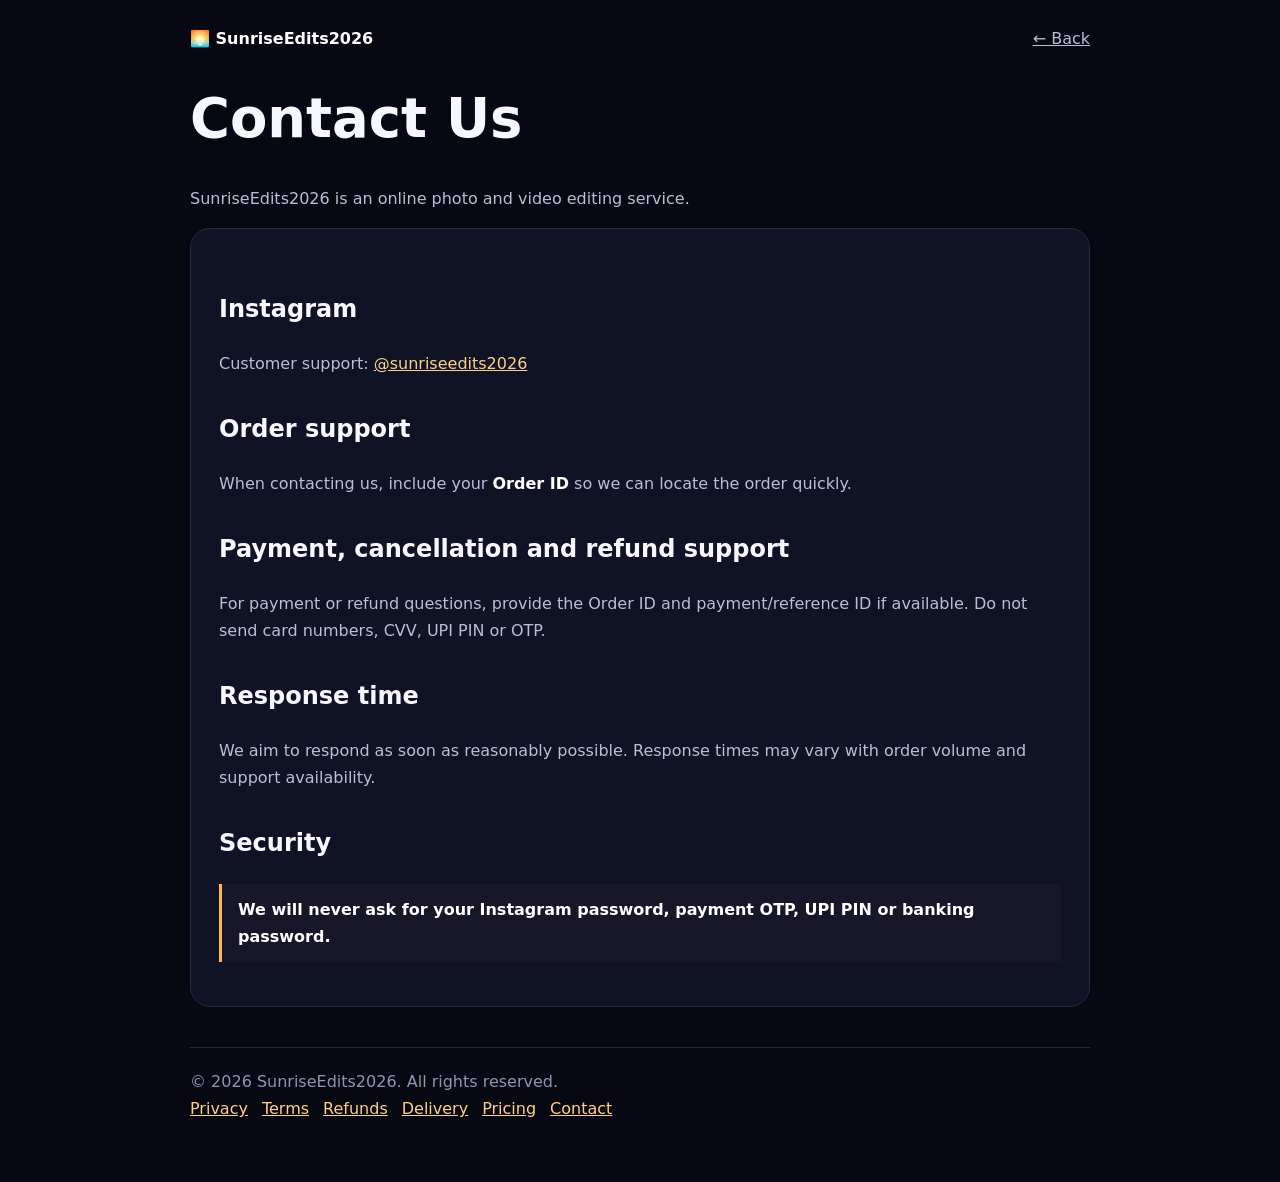
<file: contact.html>
<!doctype html><html lang="en"><head><meta charset="utf-8"><meta name="viewport" content="width=device-width,initial-scale=1"><title>Contact Us | SunriseEdits2026</title><style>
*{box-sizing:border-box}body{margin:0;background:#070812;color:#f7f8ff;font:16px/1.7 system-ui,Arial,sans-serif}.wrap{max-width:900px;width:92%;margin:auto;padding:25px 0 60px}nav{display:flex;justify-content:space-between;gap:15px;margin-bottom:35px}a{color:#ffd08a}.brand{text-decoration:none;color:white;font-weight:800}.back{color:#b8bfd6}h1{font-size:clamp(2rem,6vw,3.4rem);line-height:1.1}h2{margin-top:32px}.card{background:#101326;border:1px solid #252941;border-radius:20px;padding:28px}p,li{color:#b8bfd6}strong{color:white}.notice{border-left:3px solid #ffb84d;padding:12px 16px;background:#181729}footer{border-top:1px solid #252941;margin-top:40px;padding-top:20px;color:#8e96b0}.links{display:flex;flex-wrap:wrap;gap:14px}
</style></head><body><div class="wrap"><nav><a class="brand" href="index.html">🌅 SunriseEdits2026</a><a class="back" href="index.html">← Back</a></nav><h1>Contact Us</h1><p>SunriseEdits2026 is an online photo and video editing service.</p><main class="card"><h2>Instagram</h2><p>Customer support: <a href='https://www.instagram.com/sunriseedits2026/' target='_blank' rel='noopener'>@sunriseedits2026</a></p><h2>Order support</h2><p>When contacting us, include your <strong>Order ID</strong> so we can locate the order quickly.</p><h2>Payment, cancellation and refund support</h2><p>For payment or refund questions, provide the Order ID and payment/reference ID if available. Do not send card numbers, CVV, UPI PIN or OTP.</p><h2>Response time</h2><p>We aim to respond as soon as reasonably possible. Response times may vary with order volume and support availability.</p><h2>Security</h2><p class='notice'><strong>We will never ask for your Instagram password, payment OTP, UPI PIN or banking password.</strong></p></main><footer>© 2026 SunriseEdits2026. All rights reserved.<div class="links"><a href="privacy.html">Privacy</a><a href="terms.html">Terms</a><a href="refund.html">Refunds</a><a href="shipping.html">Delivery</a><a href="pricing.html">Pricing</a><a href="contact.html">Contact</a></div></footer></div></body></html>
</file>
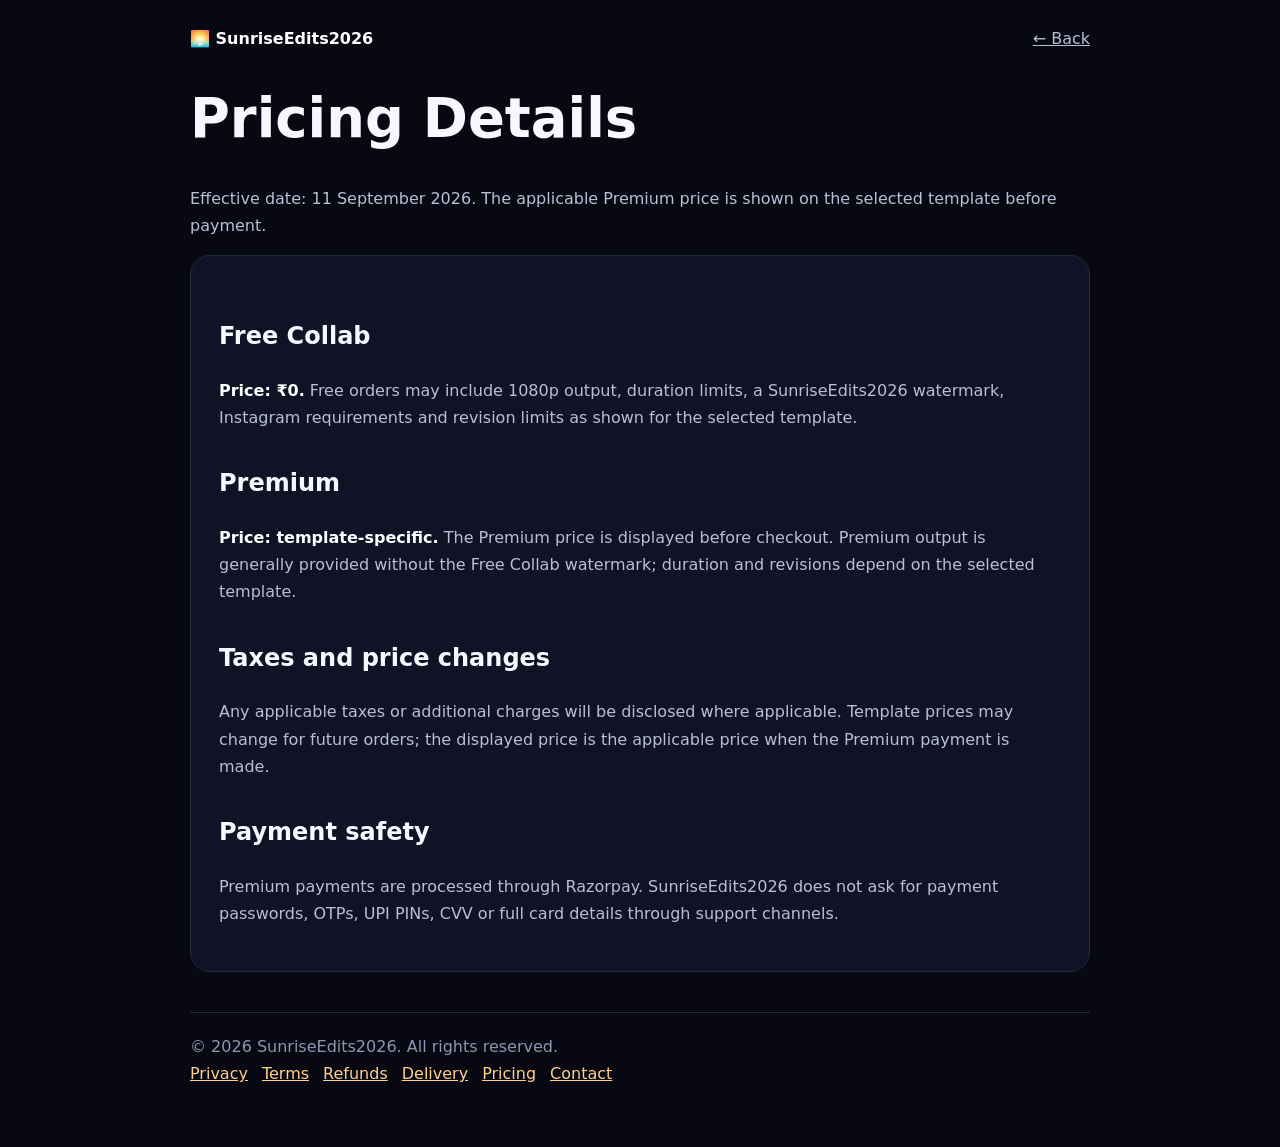
<file: pricing.html>
<!doctype html><html lang="en"><head><meta charset="utf-8"><meta name="viewport" content="width=device-width,initial-scale=1"><title>Pricing Details | SunriseEdits2026</title><style>
*{box-sizing:border-box}body{margin:0;background:#070812;color:#f7f8ff;font:16px/1.7 system-ui,Arial,sans-serif}.wrap{max-width:900px;width:92%;margin:auto;padding:25px 0 60px}nav{display:flex;justify-content:space-between;gap:15px;margin-bottom:35px}a{color:#ffd08a}.brand{text-decoration:none;color:white;font-weight:800}.back{color:#b8bfd6}h1{font-size:clamp(2rem,6vw,3.4rem);line-height:1.1}h2{margin-top:32px}.card{background:#101326;border:1px solid #252941;border-radius:20px;padding:28px}p,li{color:#b8bfd6}strong{color:white}.notice{border-left:3px solid #ffb84d;padding:12px 16px;background:#181729}footer{border-top:1px solid #252941;margin-top:40px;padding-top:20px;color:#8e96b0}.links{display:flex;flex-wrap:wrap;gap:14px}
</style></head><body><div class="wrap"><nav><a class="brand" href="index.html">🌅 SunriseEdits2026</a><a class="back" href="index.html">← Back</a></nav><h1>Pricing Details</h1><p>Effective date: 11 September 2026. The applicable Premium price is shown on the selected template before payment.</p><main class="card"><h2>Free Collab</h2><p><strong>Price: ₹0.</strong> Free orders may include 1080p output, duration limits, a SunriseEdits2026 watermark, Instagram requirements and revision limits as shown for the selected template.</p><h2>Premium</h2><p><strong>Price: template-specific.</strong> The Premium price is displayed before checkout. Premium output is generally provided without the Free Collab watermark; duration and revisions depend on the selected template.</p><h2>Taxes and price changes</h2><p>Any applicable taxes or additional charges will be disclosed where applicable. Template prices may change for future orders; the displayed price is the applicable price when the Premium payment is made.</p><h2>Payment safety</h2><p>Premium payments are processed through Razorpay. SunriseEdits2026 does not ask for payment passwords, OTPs, UPI PINs, CVV or full card details through support channels.</p></main><footer>© 2026 SunriseEdits2026. All rights reserved.<div class="links"><a href="privacy.html">Privacy</a><a href="terms.html">Terms</a><a href="refund.html">Refunds</a><a href="shipping.html">Delivery</a><a href="pricing.html">Pricing</a><a href="contact.html">Contact</a></div></footer></div></body></html>
</file>
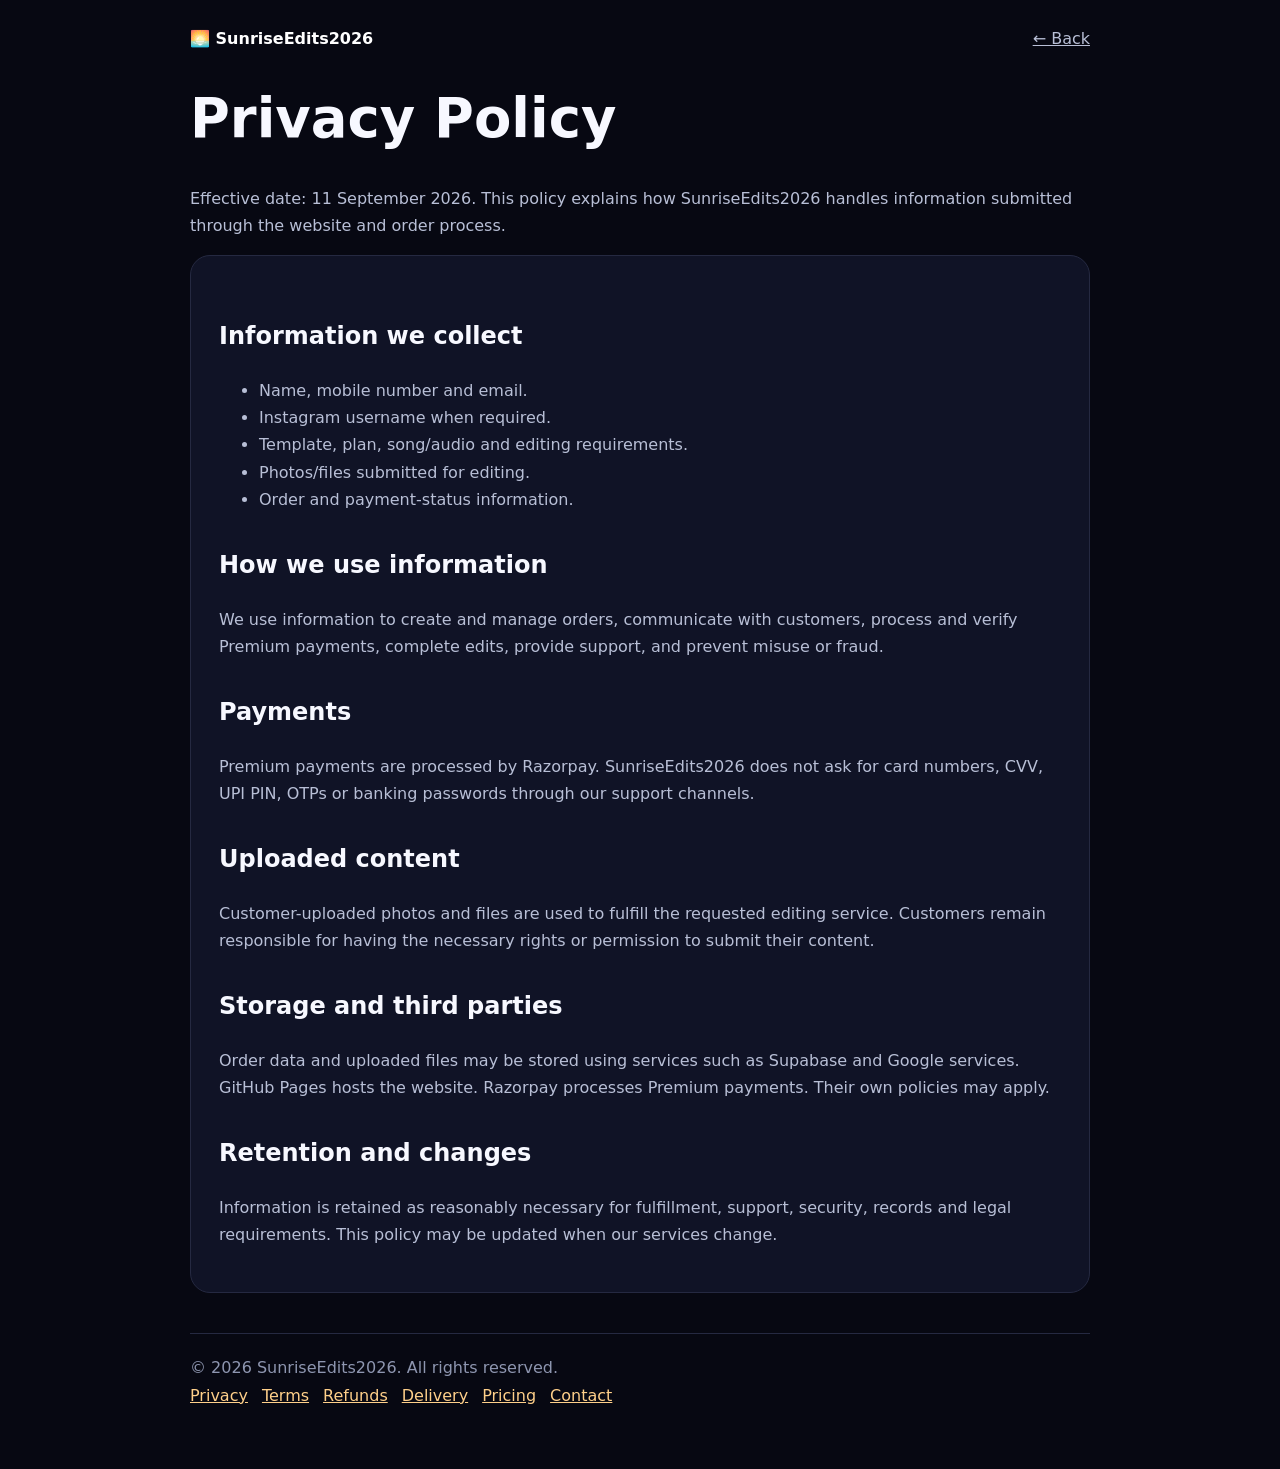
<file: privacy.html>
<!doctype html><html lang="en"><head><meta charset="utf-8"><meta name="viewport" content="width=device-width,initial-scale=1"><title>Privacy Policy | SunriseEdits2026</title><style>
*{box-sizing:border-box}body{margin:0;background:#070812;color:#f7f8ff;font:16px/1.7 system-ui,Arial,sans-serif}.wrap{max-width:900px;width:92%;margin:auto;padding:25px 0 60px}nav{display:flex;justify-content:space-between;gap:15px;margin-bottom:35px}a{color:#ffd08a}.brand{text-decoration:none;color:white;font-weight:800}.back{color:#b8bfd6}h1{font-size:clamp(2rem,6vw,3.4rem);line-height:1.1}h2{margin-top:32px}.card{background:#101326;border:1px solid #252941;border-radius:20px;padding:28px}p,li{color:#b8bfd6}strong{color:white}.notice{border-left:3px solid #ffb84d;padding:12px 16px;background:#181729}footer{border-top:1px solid #252941;margin-top:40px;padding-top:20px;color:#8e96b0}.links{display:flex;flex-wrap:wrap;gap:14px}
</style></head><body><div class="wrap"><nav><a class="brand" href="index.html">🌅 SunriseEdits2026</a><a class="back" href="index.html">← Back</a></nav><h1>Privacy Policy</h1><p>Effective date: 11 September 2026. This policy explains how SunriseEdits2026 handles information submitted through the website and order process.</p><main class="card"><h2>Information we collect</h2><ul><li>Name, mobile number and email.</li><li>Instagram username when required.</li><li>Template, plan, song/audio and editing requirements.</li><li>Photos/files submitted for editing.</li><li>Order and payment-status information.</li></ul><h2>How we use information</h2><p>We use information to create and manage orders, communicate with customers, process and verify Premium payments, complete edits, provide support, and prevent misuse or fraud.</p><h2>Payments</h2><p>Premium payments are processed by Razorpay. SunriseEdits2026 does not ask for card numbers, CVV, UPI PIN, OTPs or banking passwords through our support channels.</p><h2>Uploaded content</h2><p>Customer-uploaded photos and files are used to fulfill the requested editing service. Customers remain responsible for having the necessary rights or permission to submit their content.</p><h2>Storage and third parties</h2><p>Order data and uploaded files may be stored using services such as Supabase and Google services. GitHub Pages hosts the website. Razorpay processes Premium payments. Their own policies may apply.</p><h2>Retention and changes</h2><p>Information is retained as reasonably necessary for fulfillment, support, security, records and legal requirements. This policy may be updated when our services change.</p></main><footer>© 2026 SunriseEdits2026. All rights reserved.<div class="links"><a href="privacy.html">Privacy</a><a href="terms.html">Terms</a><a href="refund.html">Refunds</a><a href="shipping.html">Delivery</a><a href="pricing.html">Pricing</a><a href="contact.html">Contact</a></div></footer></div></body></html>
</file>
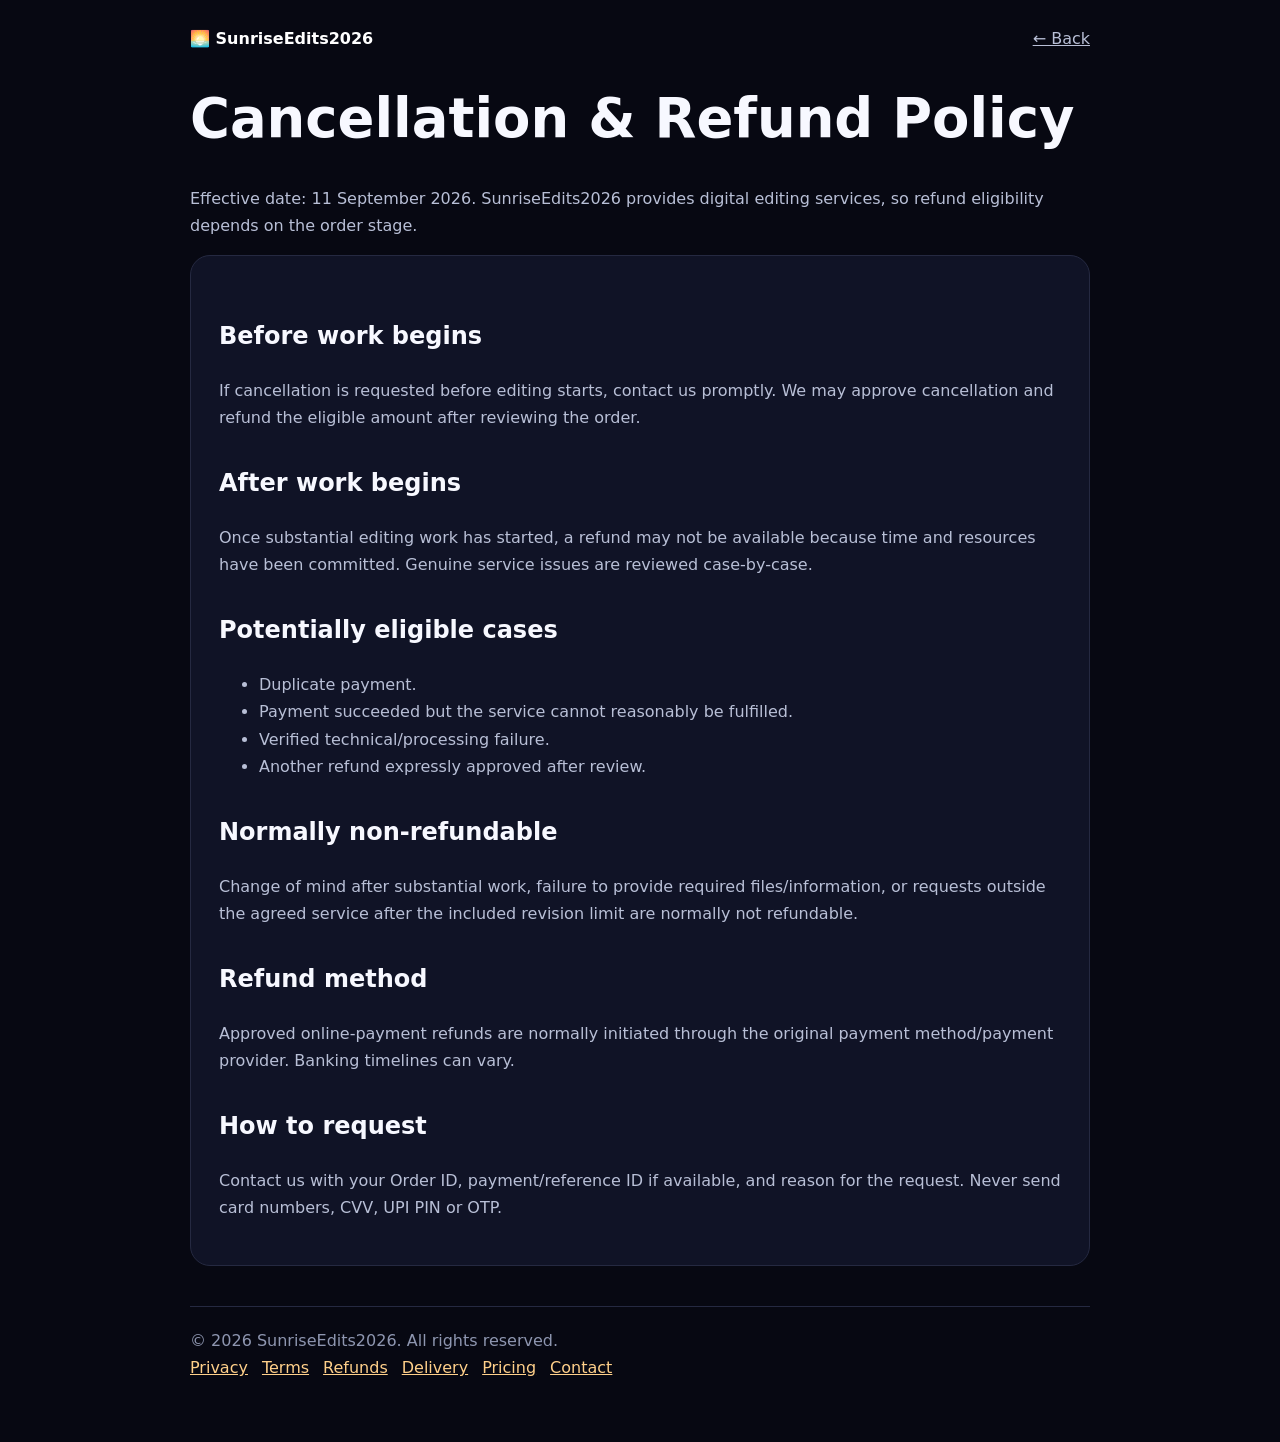
<file: refund.html>
<!doctype html><html lang="en"><head><meta charset="utf-8"><meta name="viewport" content="width=device-width,initial-scale=1"><title>Cancellation & Refund Policy | SunriseEdits2026</title><style>
*{box-sizing:border-box}body{margin:0;background:#070812;color:#f7f8ff;font:16px/1.7 system-ui,Arial,sans-serif}.wrap{max-width:900px;width:92%;margin:auto;padding:25px 0 60px}nav{display:flex;justify-content:space-between;gap:15px;margin-bottom:35px}a{color:#ffd08a}.brand{text-decoration:none;color:white;font-weight:800}.back{color:#b8bfd6}h1{font-size:clamp(2rem,6vw,3.4rem);line-height:1.1}h2{margin-top:32px}.card{background:#101326;border:1px solid #252941;border-radius:20px;padding:28px}p,li{color:#b8bfd6}strong{color:white}.notice{border-left:3px solid #ffb84d;padding:12px 16px;background:#181729}footer{border-top:1px solid #252941;margin-top:40px;padding-top:20px;color:#8e96b0}.links{display:flex;flex-wrap:wrap;gap:14px}
</style></head><body><div class="wrap"><nav><a class="brand" href="index.html">🌅 SunriseEdits2026</a><a class="back" href="index.html">← Back</a></nav><h1>Cancellation & Refund Policy</h1><p>Effective date: 11 September 2026. SunriseEdits2026 provides digital editing services, so refund eligibility depends on the order stage.</p><main class="card"><h2>Before work begins</h2><p>If cancellation is requested before editing starts, contact us promptly. We may approve cancellation and refund the eligible amount after reviewing the order.</p><h2>After work begins</h2><p>Once substantial editing work has started, a refund may not be available because time and resources have been committed. Genuine service issues are reviewed case-by-case.</p><h2>Potentially eligible cases</h2><ul><li>Duplicate payment.</li><li>Payment succeeded but the service cannot reasonably be fulfilled.</li><li>Verified technical/processing failure.</li><li>Another refund expressly approved after review.</li></ul><h2>Normally non-refundable</h2><p>Change of mind after substantial work, failure to provide required files/information, or requests outside the agreed service after the included revision limit are normally not refundable.</p><h2>Refund method</h2><p>Approved online-payment refunds are normally initiated through the original payment method/payment provider. Banking timelines can vary.</p><h2>How to request</h2><p>Contact us with your Order ID, payment/reference ID if available, and reason for the request. Never send card numbers, CVV, UPI PIN or OTP.</p></main><footer>© 2026 SunriseEdits2026. All rights reserved.<div class="links"><a href="privacy.html">Privacy</a><a href="terms.html">Terms</a><a href="refund.html">Refunds</a><a href="shipping.html">Delivery</a><a href="pricing.html">Pricing</a><a href="contact.html">Contact</a></div></footer></div></body></html>
</file>
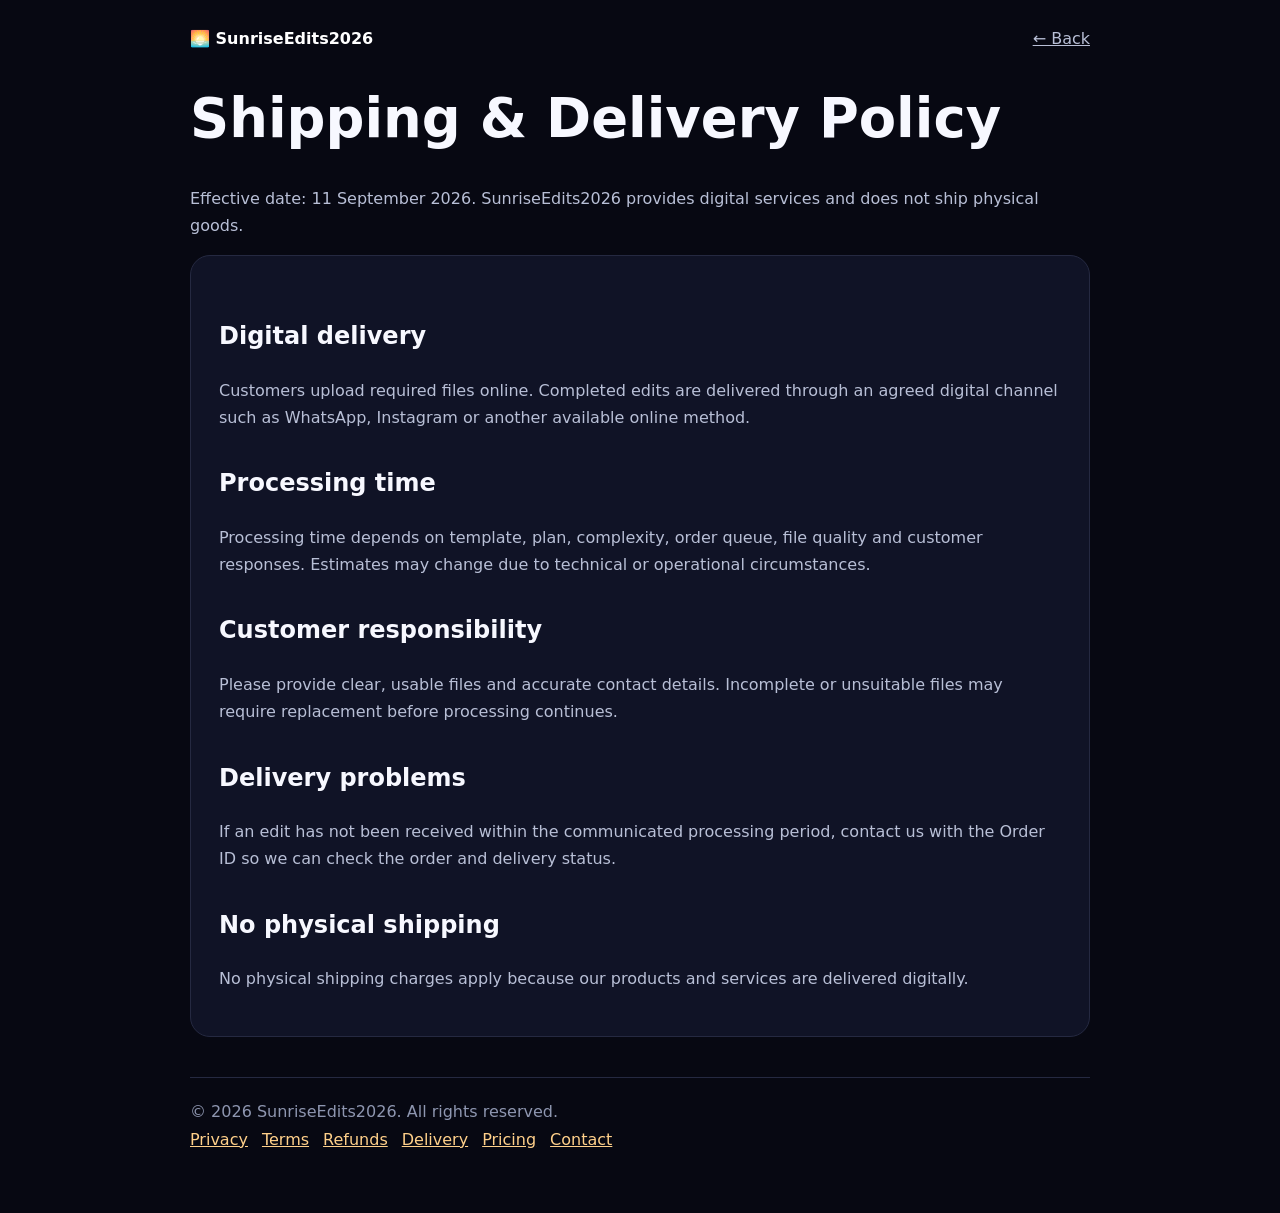
<file: shipping.html>
<!doctype html><html lang="en"><head><meta charset="utf-8"><meta name="viewport" content="width=device-width,initial-scale=1"><title>Shipping & Delivery Policy | SunriseEdits2026</title><style>
*{box-sizing:border-box}body{margin:0;background:#070812;color:#f7f8ff;font:16px/1.7 system-ui,Arial,sans-serif}.wrap{max-width:900px;width:92%;margin:auto;padding:25px 0 60px}nav{display:flex;justify-content:space-between;gap:15px;margin-bottom:35px}a{color:#ffd08a}.brand{text-decoration:none;color:white;font-weight:800}.back{color:#b8bfd6}h1{font-size:clamp(2rem,6vw,3.4rem);line-height:1.1}h2{margin-top:32px}.card{background:#101326;border:1px solid #252941;border-radius:20px;padding:28px}p,li{color:#b8bfd6}strong{color:white}.notice{border-left:3px solid #ffb84d;padding:12px 16px;background:#181729}footer{border-top:1px solid #252941;margin-top:40px;padding-top:20px;color:#8e96b0}.links{display:flex;flex-wrap:wrap;gap:14px}
</style></head><body><div class="wrap"><nav><a class="brand" href="index.html">🌅 SunriseEdits2026</a><a class="back" href="index.html">← Back</a></nav><h1>Shipping & Delivery Policy</h1><p>Effective date: 11 September 2026. SunriseEdits2026 provides digital services and does not ship physical goods.</p><main class="card"><h2>Digital delivery</h2><p>Customers upload required files online. Completed edits are delivered through an agreed digital channel such as WhatsApp, Instagram or another available online method.</p><h2>Processing time</h2><p>Processing time depends on template, plan, complexity, order queue, file quality and customer responses. Estimates may change due to technical or operational circumstances.</p><h2>Customer responsibility</h2><p>Please provide clear, usable files and accurate contact details. Incomplete or unsuitable files may require replacement before processing continues.</p><h2>Delivery problems</h2><p>If an edit has not been received within the communicated processing period, contact us with the Order ID so we can check the order and delivery status.</p><h2>No physical shipping</h2><p>No physical shipping charges apply because our products and services are delivered digitally.</p></main><footer>© 2026 SunriseEdits2026. All rights reserved.<div class="links"><a href="privacy.html">Privacy</a><a href="terms.html">Terms</a><a href="refund.html">Refunds</a><a href="shipping.html">Delivery</a><a href="pricing.html">Pricing</a><a href="contact.html">Contact</a></div></footer></div></body></html>
</file>
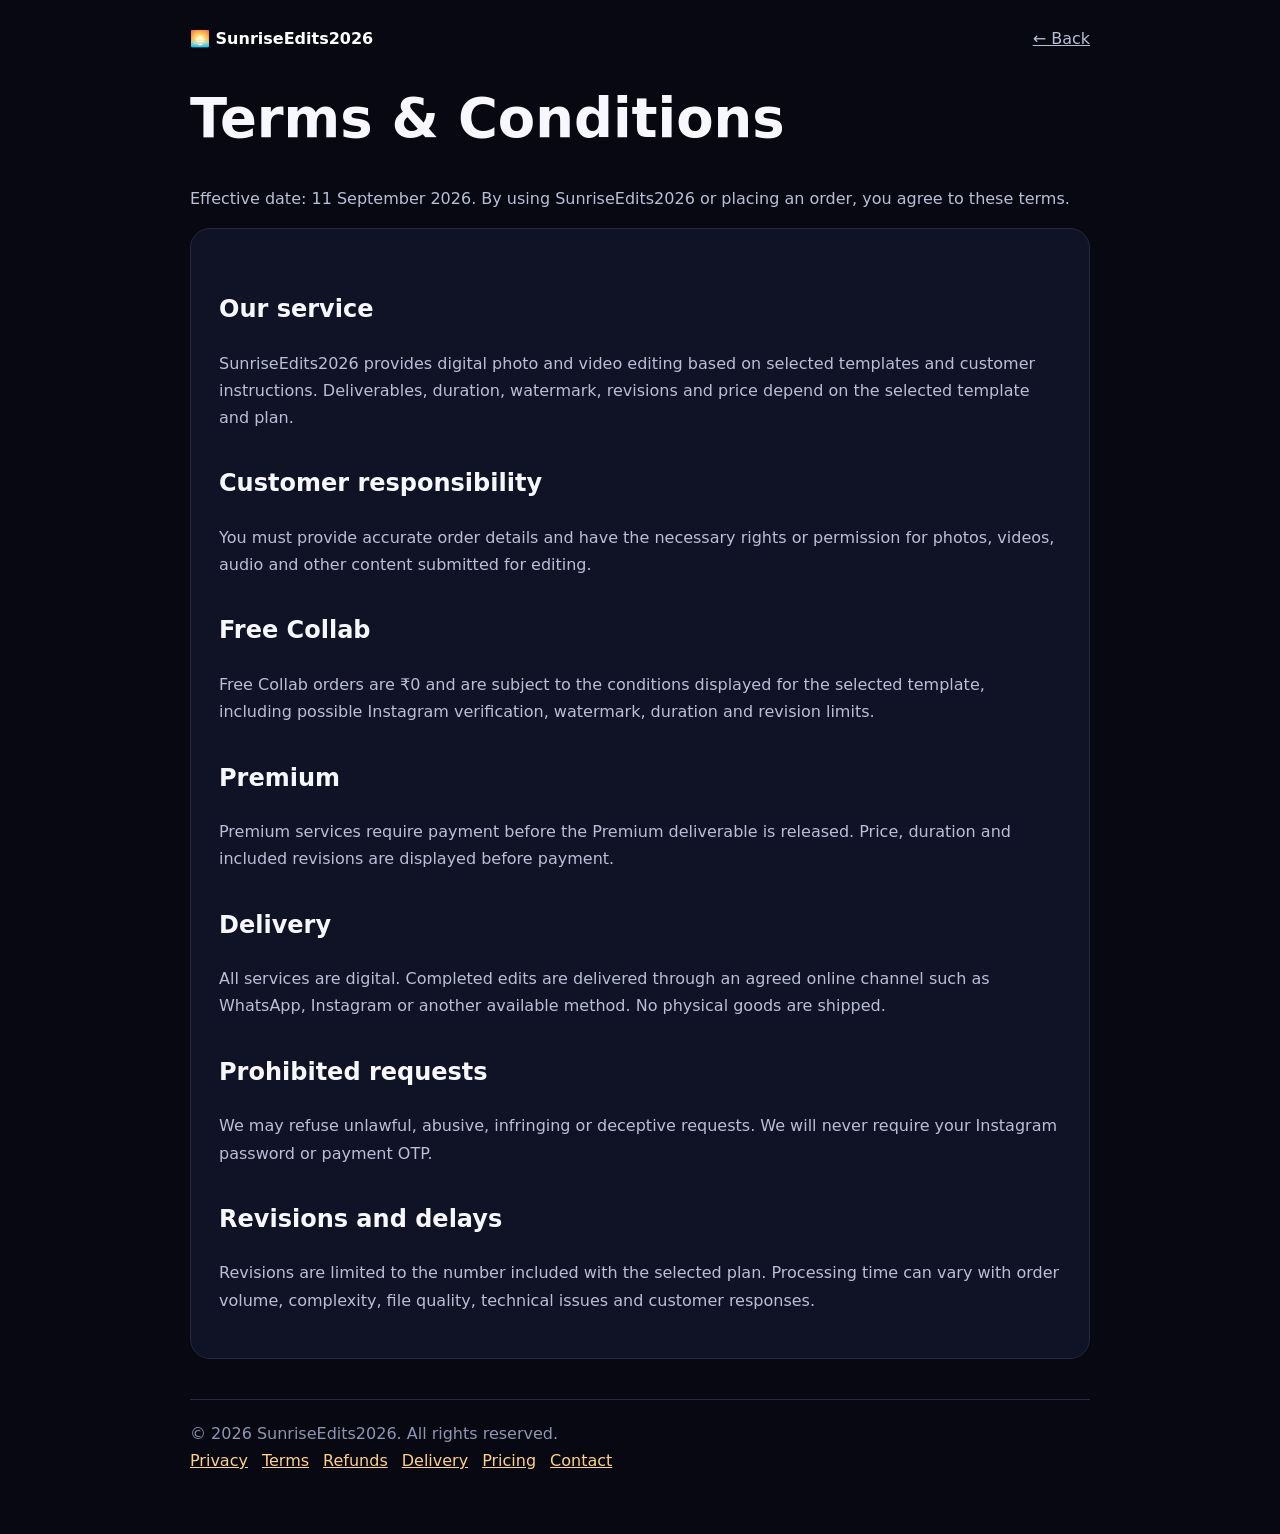
<file: terms.html>
<!doctype html><html lang="en"><head><meta charset="utf-8"><meta name="viewport" content="width=device-width,initial-scale=1"><title>Terms & Conditions | SunriseEdits2026</title><style>
*{box-sizing:border-box}body{margin:0;background:#070812;color:#f7f8ff;font:16px/1.7 system-ui,Arial,sans-serif}.wrap{max-width:900px;width:92%;margin:auto;padding:25px 0 60px}nav{display:flex;justify-content:space-between;gap:15px;margin-bottom:35px}a{color:#ffd08a}.brand{text-decoration:none;color:white;font-weight:800}.back{color:#b8bfd6}h1{font-size:clamp(2rem,6vw,3.4rem);line-height:1.1}h2{margin-top:32px}.card{background:#101326;border:1px solid #252941;border-radius:20px;padding:28px}p,li{color:#b8bfd6}strong{color:white}.notice{border-left:3px solid #ffb84d;padding:12px 16px;background:#181729}footer{border-top:1px solid #252941;margin-top:40px;padding-top:20px;color:#8e96b0}.links{display:flex;flex-wrap:wrap;gap:14px}
</style></head><body><div class="wrap"><nav><a class="brand" href="index.html">🌅 SunriseEdits2026</a><a class="back" href="index.html">← Back</a></nav><h1>Terms & Conditions</h1><p>Effective date: 11 September 2026. By using SunriseEdits2026 or placing an order, you agree to these terms.</p><main class="card"><h2>Our service</h2><p>SunriseEdits2026 provides digital photo and video editing based on selected templates and customer instructions. Deliverables, duration, watermark, revisions and price depend on the selected template and plan.</p><h2>Customer responsibility</h2><p>You must provide accurate order details and have the necessary rights or permission for photos, videos, audio and other content submitted for editing.</p><h2>Free Collab</h2><p>Free Collab orders are ₹0 and are subject to the conditions displayed for the selected template, including possible Instagram verification, watermark, duration and revision limits.</p><h2>Premium</h2><p>Premium services require payment before the Premium deliverable is released. Price, duration and included revisions are displayed before payment.</p><h2>Delivery</h2><p>All services are digital. Completed edits are delivered through an agreed online channel such as WhatsApp, Instagram or another available method. No physical goods are shipped.</p><h2>Prohibited requests</h2><p>We may refuse unlawful, abusive, infringing or deceptive requests. We will never require your Instagram password or payment OTP.</p><h2>Revisions and delays</h2><p>Revisions are limited to the number included with the selected plan. Processing time can vary with order volume, complexity, file quality, technical issues and customer responses.</p></main><footer>© 2026 SunriseEdits2026. All rights reserved.<div class="links"><a href="privacy.html">Privacy</a><a href="terms.html">Terms</a><a href="refund.html">Refunds</a><a href="shipping.html">Delivery</a><a href="pricing.html">Pricing</a><a href="contact.html">Contact</a></div></footer></div></body></html>
</file>
